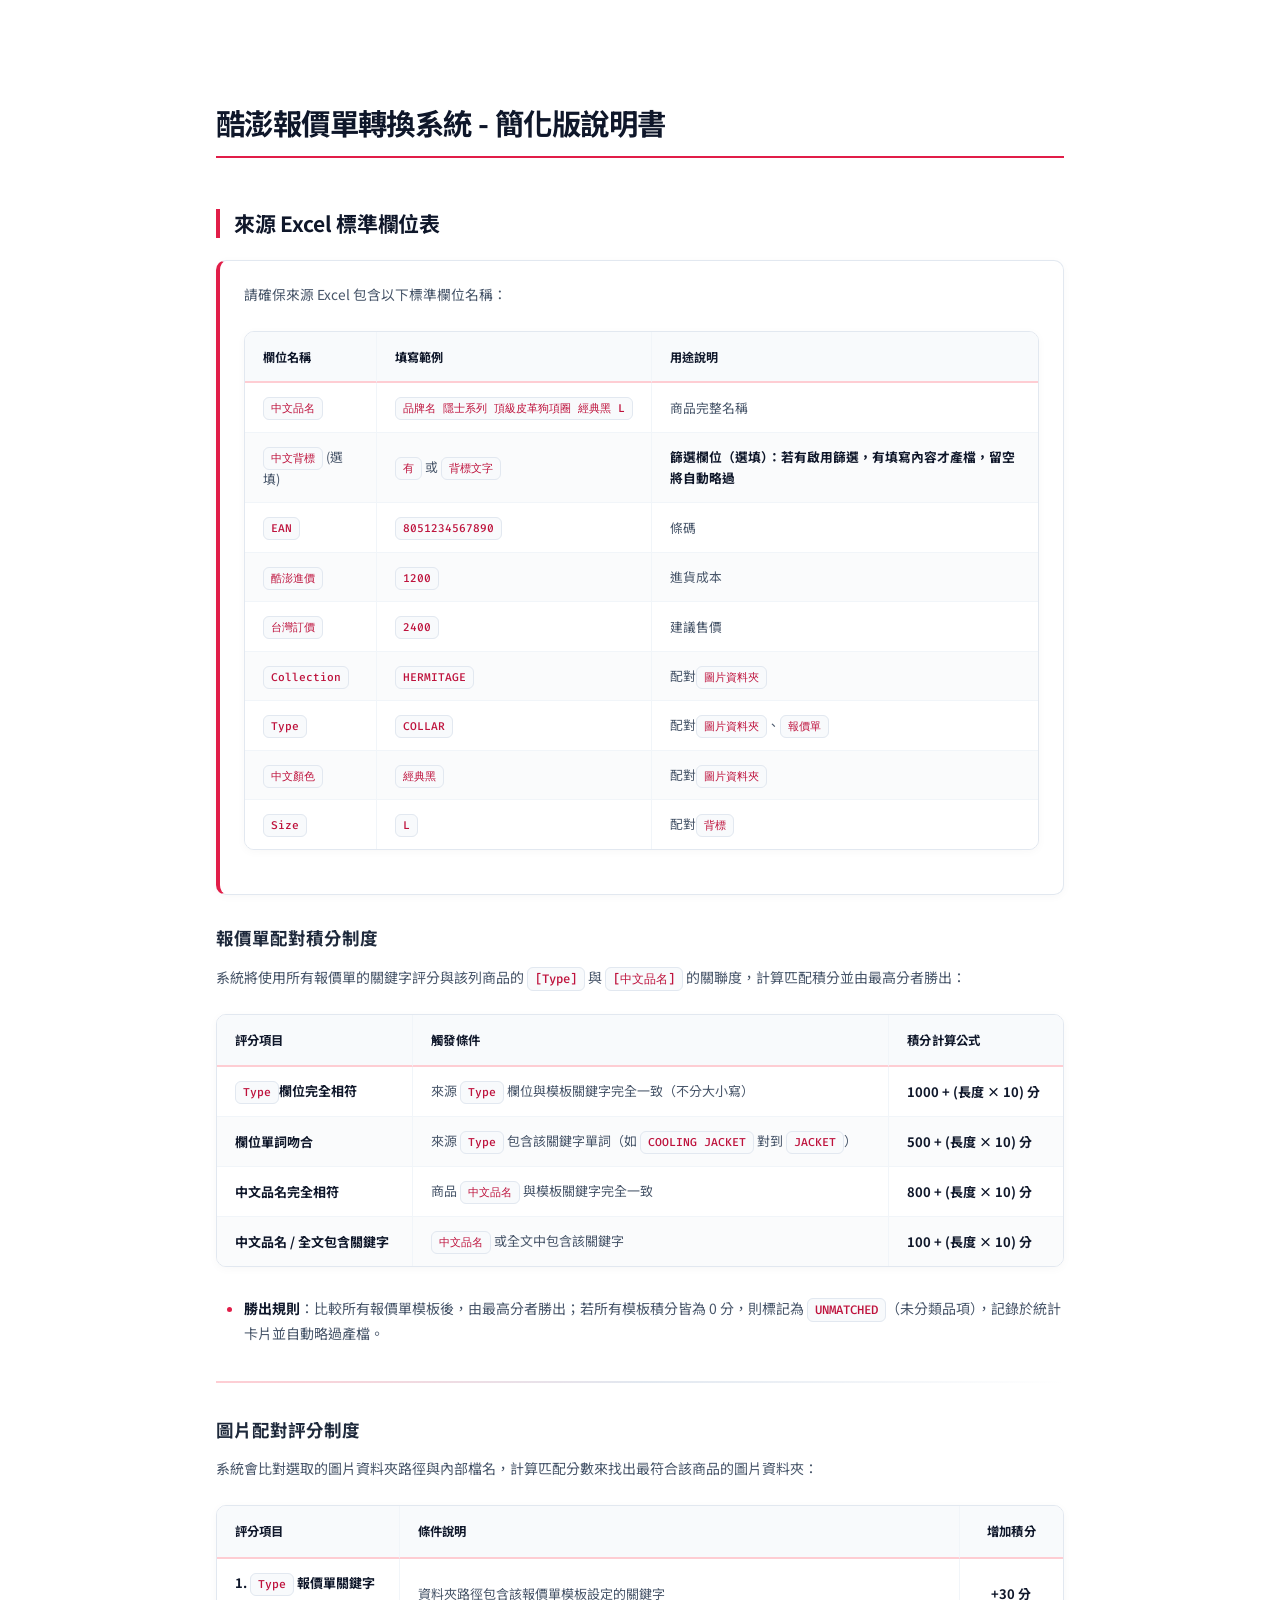
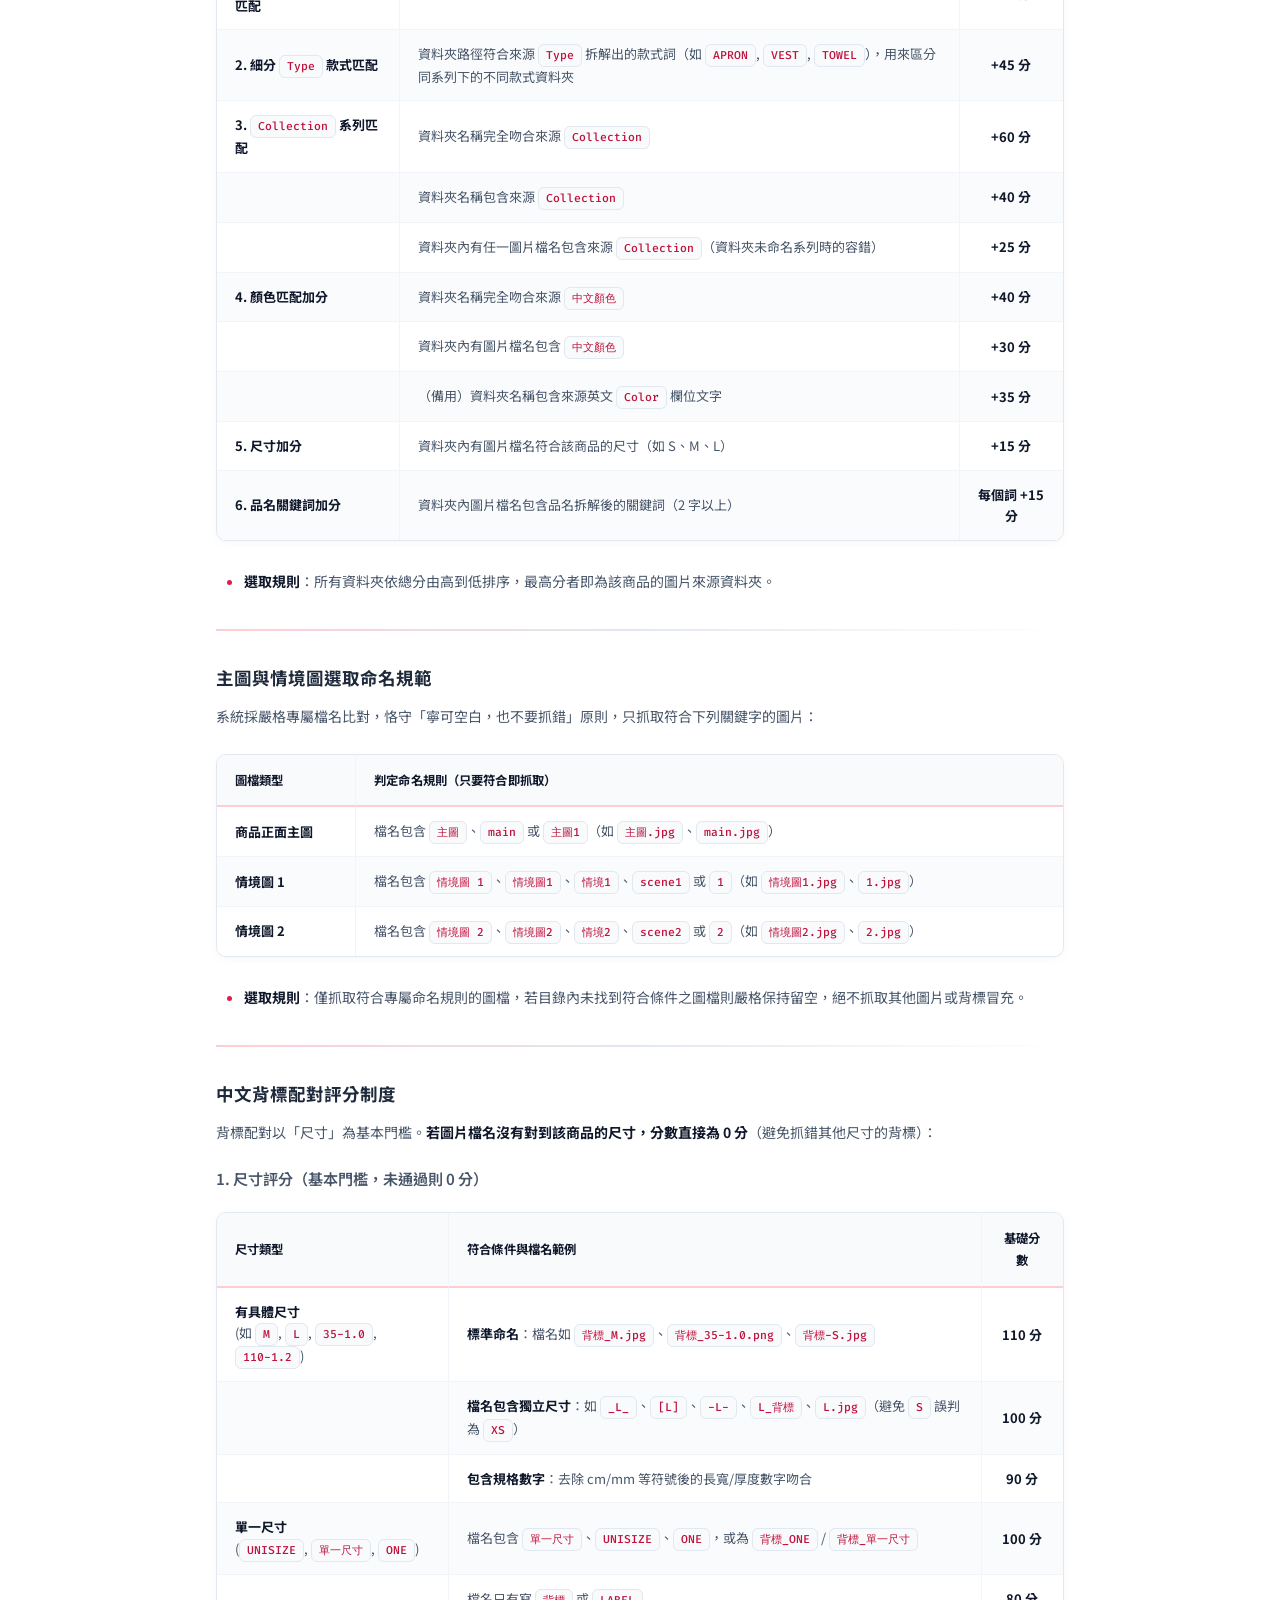
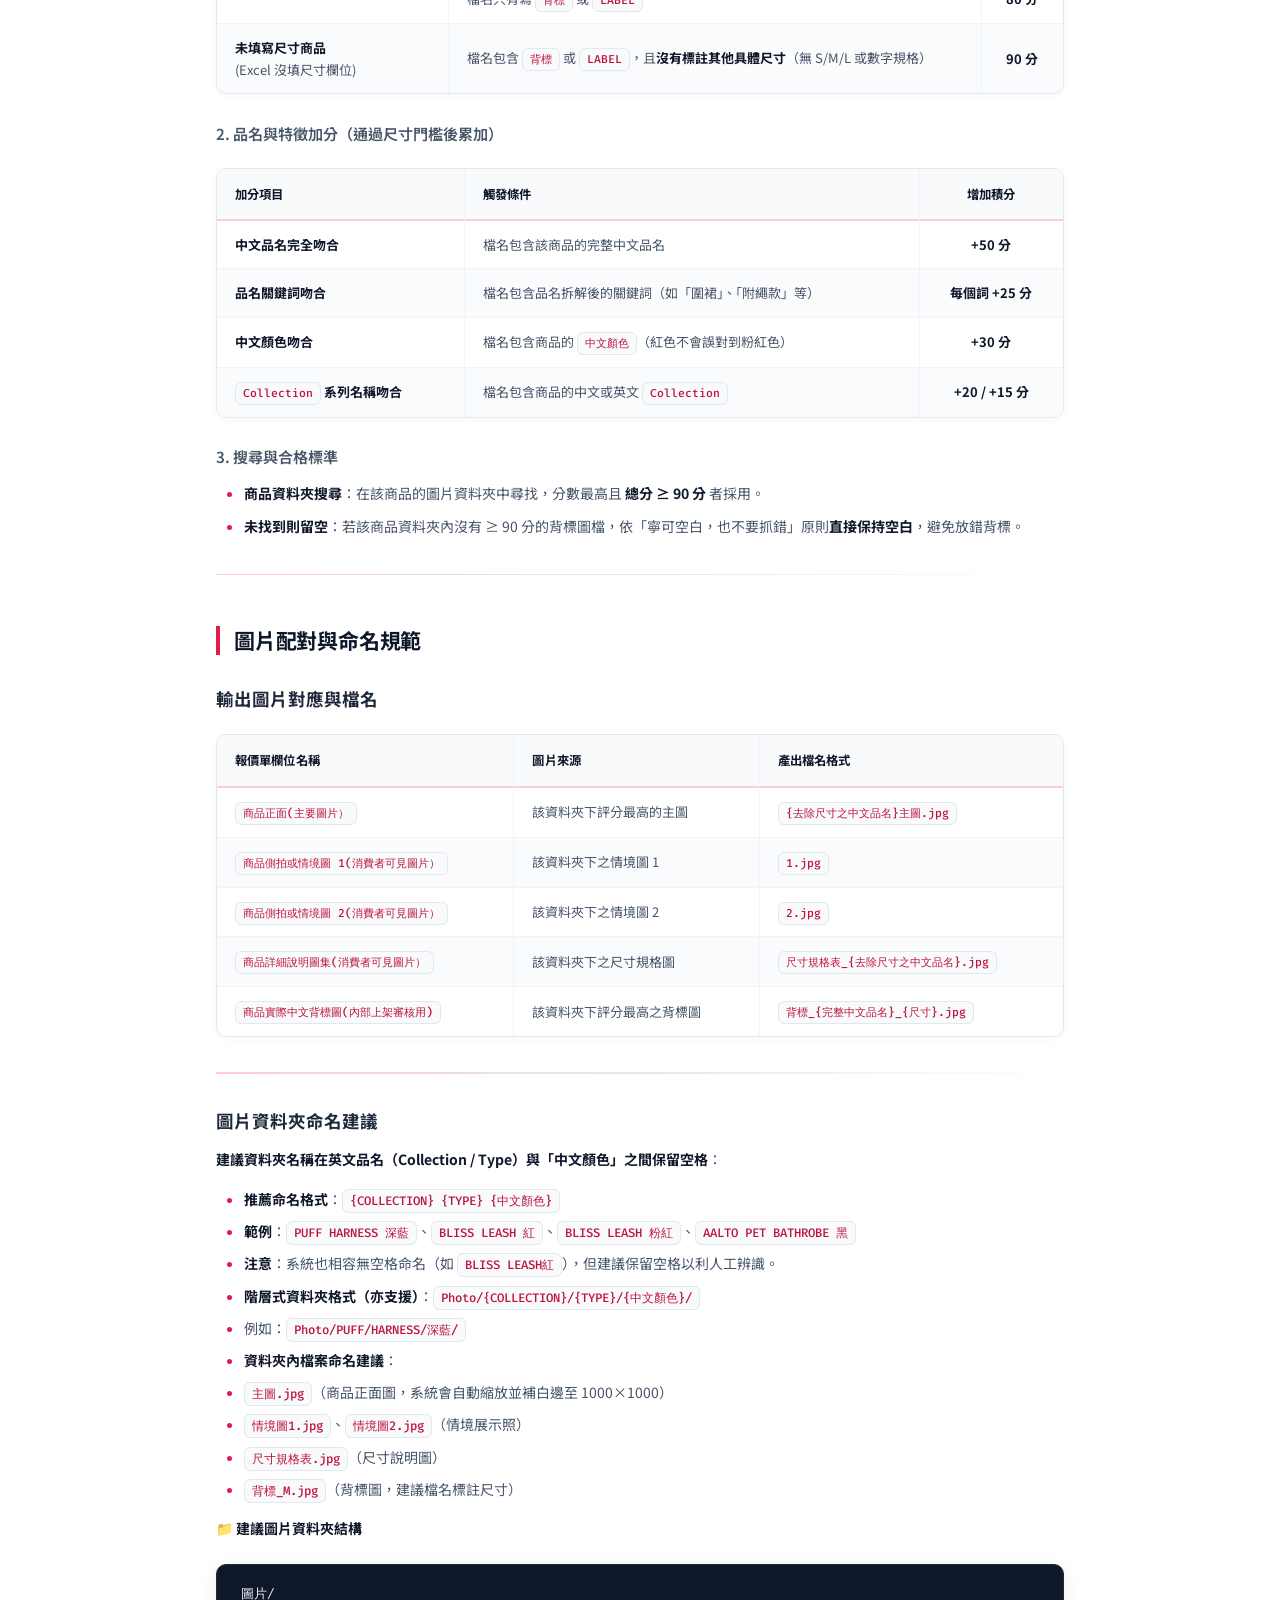
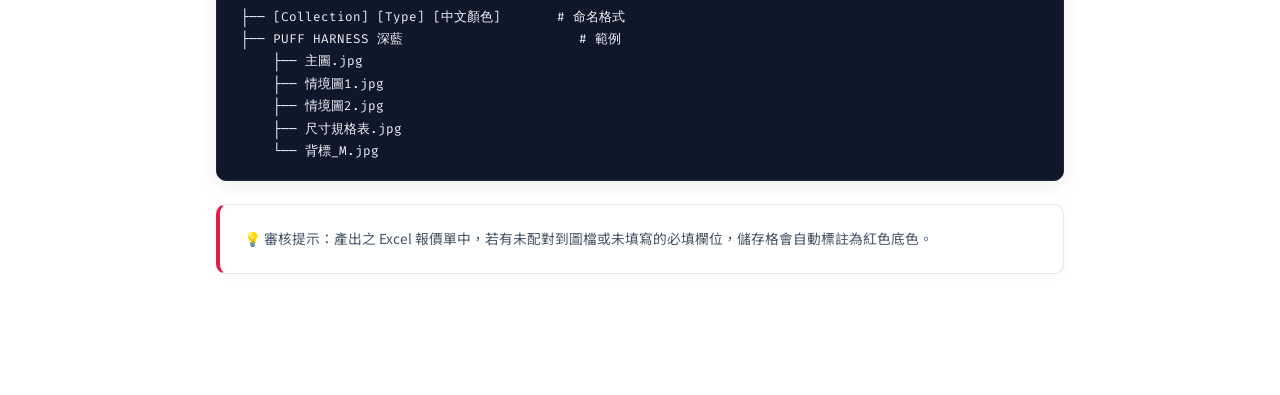
<file: 簡化版說明書.html>
<!DOCTYPE html>
<html lang="zh-TW">
<head>
<meta charset="UTF-8">
<meta name="viewport" content="width=device-width, initial-scale=1.0">
<title>酷澎報價單轉換系統 - 簡化版說明書</title>
<style>
/* ==========================================================================
   Markdown to PDF Theme - Matching Coupang Excel Generator Design System
   Modern Crimson & Rose Red Theme with Clean White Editorial Aesthetics
   ========================================================================== */

@import url('https://fonts.googleapis.com/css2?family=Noto+Sans+TC:wght@400;500;600;700&family=Fira+Code:wght@400;500&display=swap');

:root {
  --primary-color: #e11d48;
  --primary-dark: #be123c;
  --primary-light: #fff5f6;
  --primary-border: #fecdd3;
  --text-primary: #0f172a;
  --text-secondary: #475569;
  --text-muted: #64748b;
  --bg-page: #ffffff;
  --bg-subtle: #f8fafc;
  --bg-dark: #0f172a;
  --border-color: #e2e8f0;
  --border-light: #f1f5f9;
  --radius-sm: 6px;
  --radius-md: 10px;
  --radius-lg: 14px;
  --font-sans: -apple-system, BlinkMacSystemFont, "SF Pro Display", "SF Pro Text", "Segoe UI", "Noto Sans TC", "PingFang TC", "Microsoft JhengHei", sans-serif;
  --font-mono: 'Fira Code', Consolas, Monaco, "Courier New", monospace;
}

/* Page Setup & Generous Margins */
@page {
  margin: 24mm 20mm;
}

html, body {
  background-color: var(--bg-page);
  color: var(--text-primary);
  font-family: var(--font-sans);
  font-size: 14px;
  line-height: 1.8;
  padding: 48px 56px;
  margin: 0 auto;
  max-width: 960px;
  -webkit-font-smoothing: antialiased;
  -moz-osx-font-smoothing: grayscale;
}

/* Headings */
h1, h2, h3, h4, h5, h6 {
  color: var(--text-primary);
  font-weight: 700;
  line-height: 1.4;
  margin-top: 2.2em;
  margin-bottom: 0.8em;
  page-break-after: avoid;
  break-after: avoid;
}

h1 {
  font-size: 2.1em;
  border-bottom: 2.5px solid var(--primary-color);
  padding-bottom: 0.45em;
  margin-top: 0.2em;
  margin-bottom: 1.2em;
  letter-spacing: -0.02em;
}

h2 {
  font-size: 1.5em;
  color: var(--text-primary);
  border-left: 4.5px solid var(--primary-color);
  padding-left: 14px;
  margin-top: 2.4em;
  margin-bottom: 1em;
  letter-spacing: -0.01em;
}

h3 {
  font-size: 1.25em;
  color: #1e293b;
  margin-top: 1.8em;
  margin-bottom: 0.8em;
}

h4 {
  font-size: 1.08em;
  color: var(--text-secondary);
  font-weight: 600;
  margin-top: 1.4em;
  margin-bottom: 0.6em;
}

/* Paragraphs & Text */
p {
  margin: 1em 0;
  color: var(--text-secondary);
  line-height: 1.85;
}

strong, b {
  color: var(--text-primary);
  font-weight: 700;
}

em, i {
  color: var(--text-secondary);
}

/* Blockquote & Callouts - Pure White Background with Clean Border & Generous Padding */
blockquote {
  margin: 1.6em 0 1.8em;
  padding: 16px 24px;
  background-color: #ffffff;
  border: 1px solid var(--border-color);
  border-left: 4px solid var(--primary-color);
  border-radius: var(--radius-md);
  color: var(--text-secondary);
  font-size: 0.98em;
  line-height: 1.75;
  box-shadow: 0 2px 8px rgba(15, 23, 42, 0.03);
  page-break-inside: avoid;
  break-inside: avoid;
}

blockquote p {
  margin: 0.4em 0;
  color: var(--text-secondary);
}

blockquote strong {
  color: var(--text-primary);
}

/* Tables - White Clean Background with Spacious Padding */
table {
  width: 100%;
  border-collapse: separate;
  border-spacing: 0;
  margin: 1.8em 0 2.2em;
  font-size: 0.93em;
  background-color: #ffffff;
  border: 1px solid var(--border-color);
  border-radius: var(--radius-md);
  overflow: hidden;
  box-shadow: 0 2px 10px rgba(15, 23, 42, 0.03);
  page-break-inside: avoid;
  break-inside: avoid;
}

thead {
  background-color: #f8fafc;
}

th {
  color: var(--text-primary);
  font-weight: 700;
  text-align: left;
  padding: 14px 18px;
  border-bottom: 2px solid var(--primary-border);
  font-size: 0.95em;
  letter-spacing: 0.01em;
}

th:not(:last-child), td:not(:last-child) {
  border-right: 1px solid var(--border-light);
}

td {
  padding: 13px 18px;
  border-bottom: 1px solid var(--border-light);
  color: var(--text-secondary);
  line-height: 1.65;
  vertical-align: middle;
  background-color: #ffffff;
}

tbody tr:last-child td {
  border-bottom: none;
}

tbody tr:nth-child(even) td {
  background-color: #fafbfc;
}

tbody tr:hover td {
  background-color: #fff9fa;
}

/* Inline Code & Badges */
code {
  font-family: var(--font-mono);
  font-size: 0.88em;
}

:not(pre) > code {
  background-color: #f8fafc;
  color: var(--primary-dark);
  border: 1px solid var(--border-color);
  padding: 3px 7px;
  border-radius: var(--radius-sm);
  font-weight: 500;
  white-space: nowrap;
}

/* Code Blocks & Tree Diagrams */
pre {
  background-color: var(--bg-dark);
  color: #f1f5f9;
  padding: 18px 24px;
  border-radius: var(--radius-md);
  margin: 1.6em 0;
  overflow-x: auto;
  line-height: 1.6;
  border: 1px solid #1e293b;
  box-shadow: 0 4px 16px rgba(15, 23, 42, 0.08);
  page-break-inside: avoid;
  break-inside: avoid;
}

pre code {
  background: transparent !important;
  color: inherit !important;
  padding: 0 !important;
  border: none !important;
  font-size: 0.9em;
  white-space: pre;
}

/* Lists */
ul, ol {
  margin: 1em 0;
  padding-left: 28px;
  color: var(--text-secondary);
}

li {
  margin: 0.5em 0;
  line-height: 1.8;
}

li::marker {
  color: var(--primary-color);
}

/* Horizontal Rule */
hr {
  border: 0;
  height: 1.5px;
  background: linear-gradient(to right, var(--primary-border), var(--border-color), transparent);
  margin: 2.5em 0;
}

/* Links */
a {
  color: var(--primary-color);
  text-decoration: none;
  font-weight: 500;
  border-bottom: 1px dashed var(--primary-border);
}

a:hover {
  color: var(--primary-dark);
  border-bottom-style: solid;
}

/* Images */
img {
  max-width: 100%;
  height: auto;
  border-radius: var(--radius-md);
  margin: 1.2em 0;
}

/* Print & PDF Export Optimization */
@media print {
  html, body {
    padding: 0;
    max-width: 100%;
    font-size: 12.5px;
    background-color: #ffffff !important;
  }

  h1 {
    font-size: 1.85em;
    margin-top: 0;
  }

  h2 {
    font-size: 1.35em;
  }

  h3 {
    font-size: 1.15em;
  }

  blockquote {
    background-color: #ffffff !important;
    border: 1px solid #cbd5e1 !important;
    border-left: 4px solid #e11d48 !important;
    padding: 14px 20px !important;
  }

  table, pre, blockquote {
    page-break-inside: avoid;
    break-inside: avoid;
  }

  h1, h2, h3, h4 {
    page-break-after: avoid;
    break-after: avoid;
  }

  tr {
    page-break-inside: avoid;
    break-inside: avoid;
  }

  pre {
    background-color: #0f172a !important;
    -webkit-print-color-adjust: exact;
    print-color-adjust: exact;
  }

  thead {
    background-color: #f8fafc !important;
    -webkit-print-color-adjust: exact;
    print-color-adjust: exact;
  }

  :not(pre) > code {
    -webkit-print-color-adjust: exact;
    print-color-adjust: exact;
  }
}
</style>
</head>
<body>
<h1>酷澎報價單轉換系統 - 簡化版說明書</h1>
<h2>來源 Excel 標準欄位表</h2>
<blockquote>
<p>請確保來源 Excel 包含以下標準欄位名稱：</p>
<table>
<thead>
<tr>
<th style="text-align: left;">欄位名稱</th>
<th style="text-align: left;">填寫範例</th>
<th style="text-align: left;">用途說明</th>
</tr>
</thead>
<tbody>
<tr>
<td style="text-align: left;"><strong><code>中文品名</code></strong></td>
<td style="text-align: left;"><code>品牌名 隱士系列 頂級皮革狗項圈 經典黑 L</code></td>
<td style="text-align: left;">商品完整名稱</td>
</tr>
<tr>
<td style="text-align: left;"><strong><code>中文背標</code></strong> (選填)</td>
<td style="text-align: left;"><code>有</code> 或 <code>背標文字</code></td>
<td style="text-align: left;"><strong>篩選欄位（選填）：若有啟用篩選，有填寫內容才產檔，留空將自動略過</strong></td>
</tr>
<tr>
<td style="text-align: left;"><strong><code>EAN</code></strong></td>
<td style="text-align: left;"><code>8051234567890</code></td>
<td style="text-align: left;">條碼</td>
</tr>
<tr>
<td style="text-align: left;"><strong><code>酷澎進價</code></strong></td>
<td style="text-align: left;"><code>1200</code></td>
<td style="text-align: left;">進貨成本</td>
</tr>
<tr>
<td style="text-align: left;"><strong><code>台灣訂價</code></strong></td>
<td style="text-align: left;"><code>2400</code></td>
<td style="text-align: left;">建議售價</td>
</tr>
<tr>
<td style="text-align: left;"><strong><code>Collection</code></strong></td>
<td style="text-align: left;"><code>HERMITAGE</code></td>
<td style="text-align: left;">配對<code>圖片資料夾</code></td>
</tr>
<tr>
<td style="text-align: left;"><strong><code>Type</code></strong></td>
<td style="text-align: left;"><code>COLLAR</code></td>
<td style="text-align: left;">配對<code>圖片資料夾</code>、<code>報價單</code></td>
</tr>
<tr>
<td style="text-align: left;"><strong><code>中文顏色</code></strong></td>
<td style="text-align: left;"><code>經典黑</code></td>
<td style="text-align: left;">配對<code>圖片資料夾</code></td>
</tr>
<tr>
<td style="text-align: left;"><strong><code>Size</code></strong></td>
<td style="text-align: left;"><code>L</code></td>
<td style="text-align: left;">配對<code>背標</code></td>
</tr>
</tbody>
</table>
</blockquote>
<h3>報價單配對積分制度</h3>
<p>系統將使用所有報價單的關鍵字評分與該列商品的 <code>[Type]</code> 與 <code>[中文品名]</code> 的關聯度，計算匹配積分並由最高分者勝出：</p>
<table>
<thead>
<tr>
<th style="text-align: left;">評分項目</th>
<th style="text-align: left;">觸發條件</th>
<th style="text-align: left;">積分計算公式</th>
</tr>
</thead>
<tbody>
<tr>
<td style="text-align: left;"><strong><code>Type</code>欄位完全相符</strong></td>
<td style="text-align: left;">來源 <code>Type</code> 欄位與模板關鍵字完全一致（不分大小寫）</td>
<td style="text-align: left;"><strong>1000 + (長度 × 10) 分</strong></td>
</tr>
<tr>
<td style="text-align: left;"><strong>欄位單詞吻合</strong></td>
<td style="text-align: left;">來源 <code>Type</code> 包含該關鍵字單詞（如 <code>COOLING JACKET</code> 對到 <code>JACKET</code>）</td>
<td style="text-align: left;"><strong>500 + (長度 × 10) 分</strong></td>
</tr>
<tr>
<td style="text-align: left;"><strong>中文品名完全相符</strong></td>
<td style="text-align: left;">商品 <code>中文品名</code> 與模板關鍵字完全一致</td>
<td style="text-align: left;"><strong>800 + (長度 × 10) 分</strong></td>
</tr>
<tr>
<td style="text-align: left;"><strong>中文品名 / 全文包含關鍵字</strong></td>
<td style="text-align: left;"><code>中文品名</code> 或全文中包含該關鍵字</td>
<td style="text-align: left;"><strong>100 + (長度 × 10) 分</strong></td>
</tr>
</tbody>
</table>
<ul>
<li><strong>勝出規則</strong>：比較所有報價單模板後，由最高分者勝出；若所有模板積分皆為 0 分，則標記為 <code>UNMATCHED</code>（未分類品項），記錄於統計卡片並自動略過產檔。</li>
</ul>
<hr />
<h3>圖片配對評分制度</h3>
<p>系統會比對選取的圖片資料夾路徑與內部檔名，計算匹配分數來找出最符合該商品的圖片資料夾：</p>
<table>
<thead>
<tr>
<th style="text-align: left;">評分項目</th>
<th style="text-align: left;">條件說明</th>
<th style="text-align: center;">增加積分</th>
</tr>
</thead>
<tbody>
<tr>
<td style="text-align: left;"><strong>1. <code>Type</code> 報價單關鍵字匹配</strong></td>
<td style="text-align: left;">資料夾路徑包含該報價單模板設定的關鍵字</td>
<td style="text-align: center;"><strong>+30 分</strong></td>
</tr>
<tr>
<td style="text-align: left;"><strong>2. 細分 <code>Type</code> 款式匹配</strong></td>
<td style="text-align: left;">資料夾路徑符合來源 <code>Type</code> 拆解出的款式詞（如 <code>APRON</code>, <code>VEST</code>, <code>TOWEL</code>），用來區分同系列下的不同款式資料夾</td>
<td style="text-align: center;"><strong>+45 分</strong></td>
</tr>
<tr>
<td style="text-align: left;"><strong>3. <code>Collection</code> 系列匹配</strong></td>
<td style="text-align: left;">資料夾名稱完全吻合來源 <code>Collection</code></td>
<td style="text-align: center;"><strong>+60 分</strong></td>
</tr>
<tr>
<td style="text-align: left;"></td>
<td style="text-align: left;">資料夾名稱包含來源 <code>Collection</code></td>
<td style="text-align: center;"><strong>+40 分</strong></td>
</tr>
<tr>
<td style="text-align: left;"></td>
<td style="text-align: left;">資料夾內有任一圖片檔名包含來源 <code>Collection</code>（資料夾未命名系列時的容錯）</td>
<td style="text-align: center;"><strong>+25 分</strong></td>
</tr>
<tr>
<td style="text-align: left;"><strong>4. 顏色匹配加分</strong></td>
<td style="text-align: left;">資料夾名稱完全吻合來源 <code>中文顏色</code></td>
<td style="text-align: center;"><strong>+40 分</strong></td>
</tr>
<tr>
<td style="text-align: left;"></td>
<td style="text-align: left;">資料夾內有圖片檔名包含 <code>中文顏色</code></td>
<td style="text-align: center;"><strong>+30 分</strong></td>
</tr>
<tr>
<td style="text-align: left;"></td>
<td style="text-align: left;">（備用）資料夾名稱包含來源英文 <code>Color</code> 欄位文字</td>
<td style="text-align: center;"><strong>+35 分</strong></td>
</tr>
<tr>
<td style="text-align: left;"><strong>5. 尺寸加分</strong></td>
<td style="text-align: left;">資料夾內有圖片檔名符合該商品的尺寸（如 S、M、L）</td>
<td style="text-align: center;"><strong>+15 分</strong></td>
</tr>
<tr>
<td style="text-align: left;"><strong>6. 品名關鍵詞加分</strong></td>
<td style="text-align: left;">資料夾內圖片檔名包含品名拆解後的關鍵詞（2 字以上）</td>
<td style="text-align: center;"><strong>每個詞 +15 分</strong></td>
</tr>
</tbody>
</table>
<ul>
<li><strong>選取規則</strong>：所有資料夾依總分由高到低排序，最高分者即為該商品的圖片來源資料夾。</li>
</ul>
<hr />
<h3>主圖與情境圖選取命名規範</h3>
<p>系統採嚴格專屬檔名比對，恪守「寧可空白，也不要抓錯」原則，只抓取符合下列關鍵字的圖片：</p>
<table>
<thead>
<tr>
<th style="text-align: left;">圖檔類型</th>
<th style="text-align: left;">判定命名規則（只要符合即抓取）</th>
</tr>
</thead>
<tbody>
<tr>
<td style="text-align: left;"><strong>商品正面主圖</strong></td>
<td style="text-align: left;">檔名包含 <code>主圖</code>、<code>main</code> 或 <code>主圖1</code>（如 <code>主圖.jpg</code>、<code>main.jpg</code>）</td>
</tr>
<tr>
<td style="text-align: left;"><strong>情境圖 1</strong></td>
<td style="text-align: left;">檔名包含 <code>情境圖 1</code>、<code>情境圖1</code>、<code>情境1</code>、<code>scene1</code> 或 <code>1</code>（如 <code>情境圖1.jpg</code>、<code>1.jpg</code>）</td>
</tr>
<tr>
<td style="text-align: left;"><strong>情境圖 2</strong></td>
<td style="text-align: left;">檔名包含 <code>情境圖 2</code>、<code>情境圖2</code>、<code>情境2</code>、<code>scene2</code> 或 <code>2</code>（如 <code>情境圖2.jpg</code>、<code>2.jpg</code>）</td>
</tr>
</tbody>
</table>
<ul>
<li><strong>選取規則</strong>：僅抓取符合專屬命名規則的圖檔，若目錄內未找到符合條件之圖檔則嚴格保持留空，絕不抓取其他圖片或背標冒充。</li>
</ul>
<hr />
<h3>中文背標配對評分制度</h3>
<p>背標配對以「尺寸」為基本門檻。<strong>若圖片檔名沒有對到該商品的尺寸，分數直接為 0 分</strong>（避免抓錯其他尺寸的背標）：</p>
<h4>1. 尺寸評分（基本門檻，未通過則 0 分）</h4>
<table>
<thead>
<tr>
<th style="text-align: left;">尺寸類型</th>
<th style="text-align: left;">符合條件與檔名範例</th>
<th style="text-align: center;">基礎分數</th>
</tr>
</thead>
<tbody>
<tr>
<td style="text-align: left;"><strong>有具體尺寸</strong><br>(如 <code>M</code>, <code>L</code>, <code>35-1.0</code>, <code>110-1.2</code>)</td>
<td style="text-align: left;"><strong>標準命名</strong>：檔名如 <code>背標_M.jpg</code>、<code>背標_35-1.0.png</code>、<code>背標-S.jpg</code></td>
<td style="text-align: center;"><strong>110 分</strong></td>
</tr>
<tr>
<td style="text-align: left;"></td>
<td style="text-align: left;"><strong>檔名包含獨立尺寸</strong>：如 <code>_L_</code>、<code>[L]</code>、<code>-L-</code>、<code>L_背標</code>、<code>L.jpg</code>（避免 <code>S</code> 誤判為 <code>XS</code>）</td>
<td style="text-align: center;"><strong>100 分</strong></td>
</tr>
<tr>
<td style="text-align: left;"></td>
<td style="text-align: left;"><strong>包含規格數字</strong>：去除 cm/mm 等符號後的長寬/厚度數字吻合</td>
<td style="text-align: center;"><strong>90 分</strong></td>
</tr>
<tr>
<td style="text-align: left;"><strong>單一尺寸</strong><br>(<code>UNISIZE</code>, <code>單一尺寸</code>, <code>ONE</code>)</td>
<td style="text-align: left;">檔名包含 <code>單一尺寸</code>、<code>UNISIZE</code>、<code>ONE</code>，或為 <code>背標_ONE</code> / <code>背標_單一尺寸</code></td>
<td style="text-align: center;"><strong>100 分</strong></td>
</tr>
<tr>
<td style="text-align: left;"></td>
<td style="text-align: left;">檔名只有寫 <code>背標</code> 或 <code>LABEL</code></td>
<td style="text-align: center;"><strong>80 分</strong></td>
</tr>
<tr>
<td style="text-align: left;"><strong>未填寫尺寸商品</strong><br>(Excel 沒填尺寸欄位)</td>
<td style="text-align: left;">檔名包含 <code>背標</code> 或 <code>LABEL</code>，且<strong>沒有標註其他具體尺寸</strong>（無 S/M/L 或數字規格）</td>
<td style="text-align: center;"><strong>90 分</strong></td>
</tr>
</tbody>
</table>
<h4>2. 品名與特徵加分（通過尺寸門檻後累加）</h4>
<table>
<thead>
<tr>
<th style="text-align: left;">加分項目</th>
<th style="text-align: left;">觸發條件</th>
<th style="text-align: center;">增加積分</th>
</tr>
</thead>
<tbody>
<tr>
<td style="text-align: left;"><strong>中文品名完全吻合</strong></td>
<td style="text-align: left;">檔名包含該商品的完整中文品名</td>
<td style="text-align: center;"><strong>+50 分</strong></td>
</tr>
<tr>
<td style="text-align: left;"><strong>品名關鍵詞吻合</strong></td>
<td style="text-align: left;">檔名包含品名拆解後的關鍵詞（如「圍裙」、「附繩款」等）</td>
<td style="text-align: center;"><strong>每個詞 +25 分</strong></td>
</tr>
<tr>
<td style="text-align: left;"><strong>中文顏色吻合</strong></td>
<td style="text-align: left;">檔名包含商品的 <code>中文顏色</code>（紅色不會誤對到粉紅色）</td>
<td style="text-align: center;"><strong>+30 分</strong></td>
</tr>
<tr>
<td style="text-align: left;"><strong><code>Collection</code> 系列名稱吻合</strong></td>
<td style="text-align: left;">檔名包含商品的中文或英文 <code>Collection</code></td>
<td style="text-align: center;"><strong>+20 / +15 分</strong></td>
</tr>
</tbody>
</table>
<h4>3. 搜尋與合格標準</h4>
<ul>
<li><strong>商品資料夾搜尋</strong>：在該商品的圖片資料夾中尋找，分數最高且 <strong>總分 ≥ 90 分</strong> 者採用。</li>
<li><strong>未找到則留空</strong>：若該商品資料夾內沒有 ≥ 90 分的背標圖檔，依「寧可空白，也不要抓錯」原則<strong>直接保持空白</strong>，避免放錯背標。</li>
</ul>
<hr />
<h2>圖片配對與命名規範</h2>
<h3>輸出圖片對應與檔名</h3>
<table>
<thead>
<tr>
<th style="text-align: left;">報價單欄位名稱</th>
<th style="text-align: left;">圖片來源</th>
<th style="text-align: left;">產出檔名格式</th>
</tr>
</thead>
<tbody>
<tr>
<td style="text-align: left;"><strong><code>商品正面(主要圖片）</code></strong></td>
<td style="text-align: left;">該資料夾下評分最高的主圖</td>
<td style="text-align: left;"><code>{去除尺寸之中文品名}主圖.jpg</code></td>
</tr>
<tr>
<td style="text-align: left;"><strong><code>商品側拍或情境圖 1(消費者可見圖片）</code></strong></td>
<td style="text-align: left;">該資料夾下之情境圖 1</td>
<td style="text-align: left;"><code>1.jpg</code></td>
</tr>
<tr>
<td style="text-align: left;"><strong><code>商品側拍或情境圖 2(消費者可見圖片）</code></strong></td>
<td style="text-align: left;">該資料夾下之情境圖 2</td>
<td style="text-align: left;"><code>2.jpg</code></td>
</tr>
<tr>
<td style="text-align: left;"><strong><code>商品詳細說明圖集(消費者可見圖片）</code></strong></td>
<td style="text-align: left;">該資料夾下之尺寸規格圖</td>
<td style="text-align: left;"><code>尺寸規格表_{去除尺寸之中文品名}.jpg</code></td>
</tr>
<tr>
<td style="text-align: left;"><strong><code>商品實際中文背標圖(內部上架審核用)</code></strong></td>
<td style="text-align: left;">該資料夾下評分最高之背標圖</td>
<td style="text-align: left;"><code>背標_{完整中文品名}_{尺寸}.jpg</code></td>
</tr>
</tbody>
</table>
<hr />
<h3>圖片資料夾命名建議</h3>
<p><strong>建議資料夾名稱在英文品名（Collection / Type）與「中文顏色」之間保留空格</strong>：</p>
<ul>
<li><strong>推薦命名格式</strong>：<code>{COLLECTION} {TYPE} {中文顏色}</code></li>
<li><strong>範例</strong>：<code>PUFF HARNESS 深藍</code>、<code>BLISS LEASH 紅</code>、<code>BLISS LEASH 粉紅</code>、<code>AALTO PET BATHROBE 黑</code></li>
<li><strong>注意</strong>：系統也相容無空格命名（如 <code>BLISS LEASH紅</code>），但建議保留空格以利人工辨識。</li>
<li><strong>階層式資料夾格式（亦支援）</strong>：<code>Photo/{COLLECTION}/{TYPE}/{中文顏色}/</code></li>
<li>例如：<code>Photo/PUFF/HARNESS/深藍/</code></li>
<li><strong>資料夾內檔案命名建議</strong>：</li>
<li><code>主圖.jpg</code>（商品正面圖，系統會自動縮放並補白邊至 1000×1000）</li>
<li><code>情境圖1.jpg</code>、<code>情境圖2.jpg</code>（情境展示照）</li>
<li><code>尺寸規格表.jpg</code>（尺寸說明圖）</li>
<li><code>背標_M.jpg</code>（背標圖，建議檔名標註尺寸）</li>
</ul>
<p><strong>📁 建議圖片資料夾結構</strong></p>
<pre><code class="language-text">圖片/
├── [Collection] [Type] [中文顏色]       # 命名格式
├── PUFF HARNESS 深藍                      # 範例
    ├── 主圖.jpg
    ├── 情境圖1.jpg
    ├── 情境圖2.jpg
    ├── 尺寸規格表.jpg
    └── 背標_M.jpg
</code></pre>
<blockquote>
<p>💡 審核提示：產出之 Excel 報價單中，若有未配對到圖檔或未填寫的必填欄位，儲存格會自動標註為紅色底色。</p>
</blockquote>
</body>
</html>
</file>
